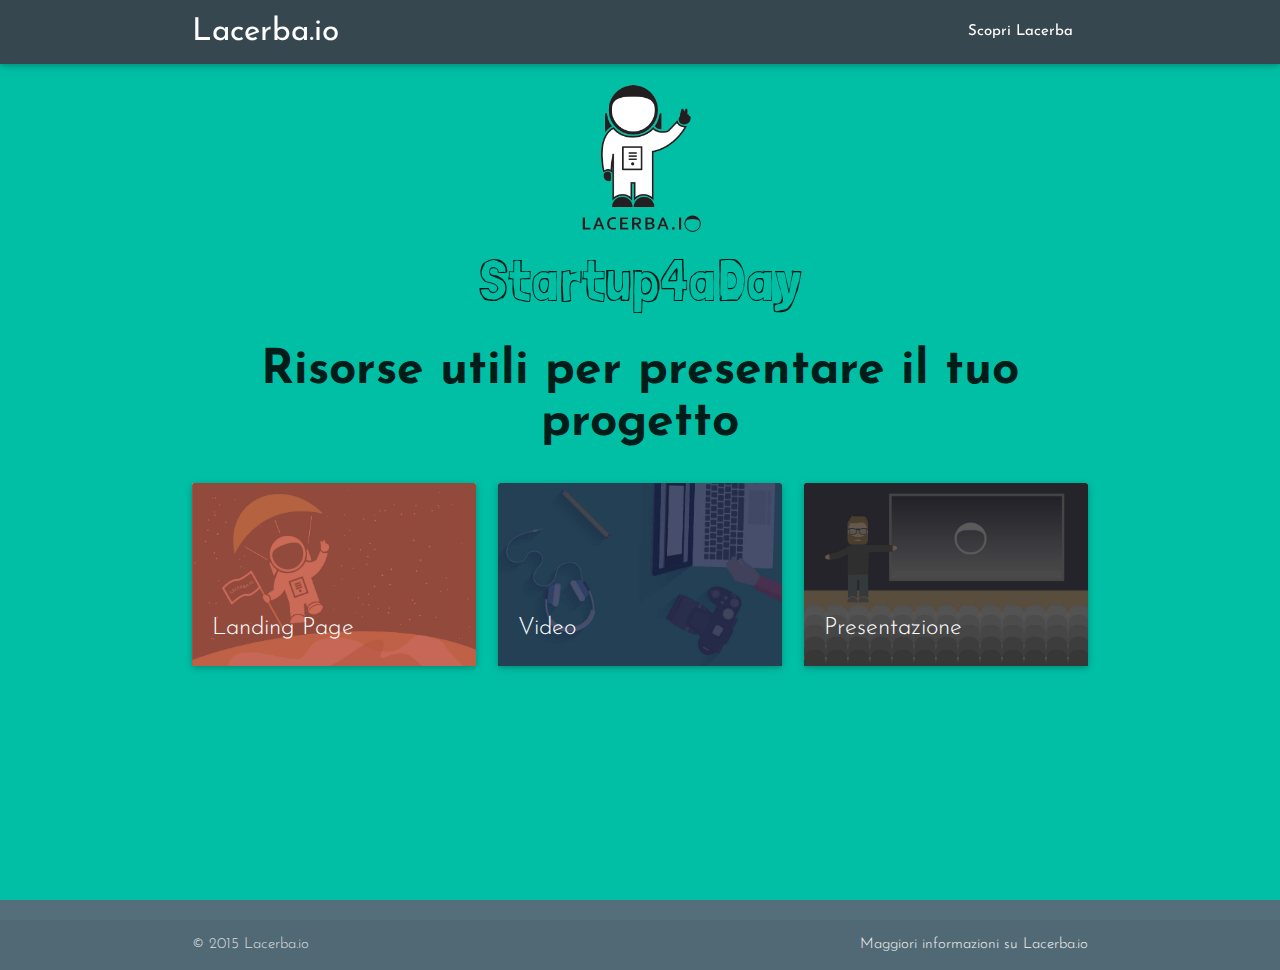
<file: index.html>
<!DOCTYPE html>
<html lang="it">
<head>
  <meta http-equiv="Content-Type" content="text/html; charset=UTF-8"/>
  <meta name="viewport" content="width=device-width, initial-scale=1, maximum-scale=1.0"/>
  <title>Lacerba.io | Risorse Utili</title>
  <meta name="description" content="Risorse gratuite per StartUp">
  <link rel="shortcut icon" type="favicon.png" href="favicon.png"/>

  <!-- CSS  -->
  <link href="https://fonts.googleapis.com/icon?family=Material+Icons" rel="stylesheet">
  <link href="css/materialize.css" type="text/css" rel="stylesheet" media="screen,projection"/>
  <link href="css/style.css" type="text/css" rel="stylesheet" media="screen,projection"/>

  <link href='https://fonts.googleapis.com/css?family=Londrina+Sketch|Josefin+Sans:300,600' rel='stylesheet' type='text/css'>

  <script src="//load.sumome.com/" data-sumo-site-id="9c3fd105db36195fd46ea190b8857eae6b1bb081f3d7a0799f0ae11861b86529" async="async"></script>



    <meta property="og:url" content="http://risorse.lacerba.io" /> 
    <meta property="og:title" content="Risorse gratuite per StartUp" /> 
    <meta property="og:image" content="http://risorse.lacerba.io/risorse.jpg" /> 
    <meta property="og:description" content="Lacerba.io ha selezionato le migliori risorse gratuite per presentare la propria idea di StartUp" />

</head>
<body>

<div class="body-back">

<div class="navbar-fixed">
  <nav class="blue-grey darken-3" role="navigation">
    <div class="nav-wrapper container"><a id="logo-container" href="http://www.lacerba.io" class="brand-logo" target="_blank">Lacerba.io</a>
      <ul class="right hide-on-med-and-down">
        <li><a href="http://www.lacerba.io">Scopri Lacerba</a></li>
      </ul>

      <ul id="nav-mobile" class="side-nav">
        <li><a href="http://www.lacerba.io">Scopri Lacerba</a></li>
      </ul>
      <a href="#" data-activates="nav-mobile" class="button-collapse"><i class="material-icons">menu</i></a>
    </div>
  </nav>
</div>


  <div class="container">
    <div class="main">
      <div class="col s12 center">
          <h3><img src="logo.png" class="logo-lacerba"></h3>
          <h3 class="logo-startup">Startup4aDay</h3>
      </div>
      <div class="col s12 center">
          <h1><b>Risorse utili per presentare il tuo progetto</b></h3>
      </div>
      <div class="row">
        <div class="col s12 m4">
          <div class="card hoverable">
            <a href="landing.html">
              <div class="card-image">
                <img src="landing.jpg">
                <span class="card-title">Landing Page</span>
              </div>
            </a>
          </div>
        </div>
        <div class="col s12 m4">
          <div class="card hoverable">
            <a href="video.html">
              <div class="card-image">
                <img src="video.jpg">
                <span class="card-title">Video</span>
              </div>
            </a>
          </div>
        </div>
        <div class="col s12 m4">
          <div class="card hoverable">
            <a href="pitch.html">
              <div class="card-image">
                <img src="pitching.jpg">
                <span class="card-title">Presentazione</span>
              </div>
            </a>
          </div>
        </div>
      </div>
    </div>
  </div>
</div>


<footer class="page-footer blue-grey darken-1">
  <div class="footer-copyright">
    <div class="container">
    © 2015 Lacerba.io
    <a class="grey-text text-lighten-4 right" href="http://lacerba.io">Maggiori informazioni su Lacerba.io</a>
    </div>
  </div>
</footer>






  <!--  Scripts-->
  <script src="https://code.jquery.com/jquery-2.1.1.min.js"></script>
  <script src="js/materialize.js"></script>
  <script src="js/init.js"></script>

<script>
  (function(i,s,o,g,r,a,m){i['GoogleAnalyticsObject']=r;i[r]=i[r]||function(){
  (i[r].q=i[r].q||[]).push(arguments)},i[r].l=1*new Date();a=s.createElement(o),
  m=s.getElementsByTagName(o)[0];a.async=1;a.src=g;m.parentNode.insertBefore(a,m)
  })(window,document,'script','//www.google-analytics.com/analytics.js','ga');

  ga('create', 'UA-62726748-4', 'auto');
  ga('send', 'pageview');

</script>

  </body>
</html>
</file>
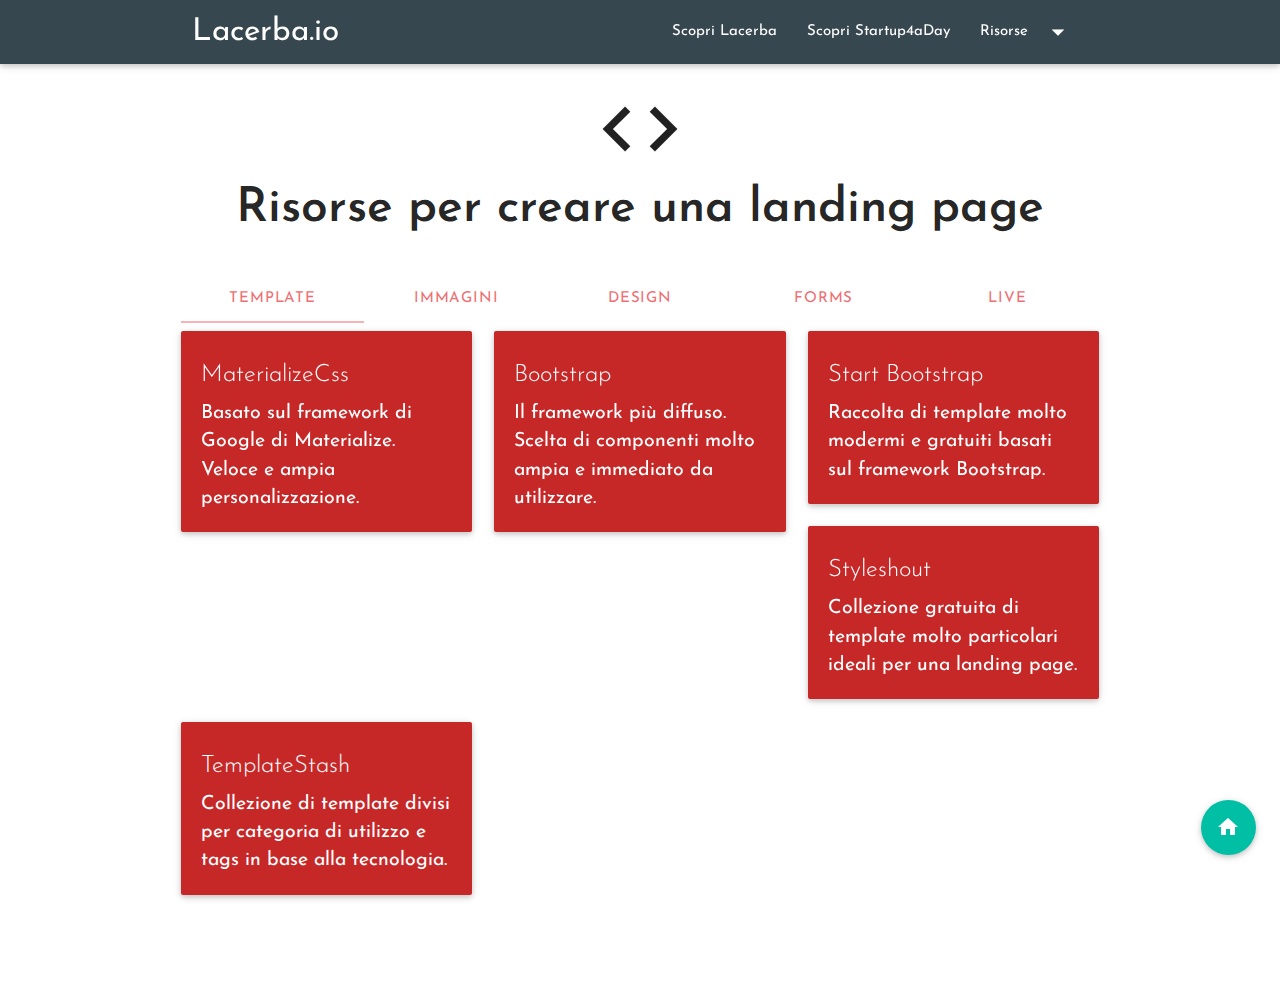
<file: landing.html>
<!DOCTYPE html>
<html lang="it">
<head>
  <meta http-equiv="Content-Type" content="text/html; charset=UTF-8"/>
  <meta name="viewport" content="width=device-width, initial-scale=1, maximum-scale=1.0"/>
  <title>Lacerba.io | Risorse Utili Landing Page</title>
  <meta name="description" content="Risorse gratuite per StartUp">
    <link rel="shortcut icon" type="favicon.png" href="favicon.png"/>



  <!-- CSS  -->
  <link href="https://fonts.googleapis.com/icon?family=Material+Icons" rel="stylesheet">
  <link href="css/materialize.css" type="text/css" rel="stylesheet" media="screen,projection"/>
  <link href="css/style.css" type="text/css" rel="stylesheet" media="screen,projection"/>

  <link href='https://fonts.googleapis.com/css?family=Londrina+Sketch|Josefin+Sans:300,600' rel='stylesheet' type='text/css'>

  <script src="//load.sumome.com/" data-sumo-site-id="9c3fd105db36195fd46ea190b8857eae6b1bb081f3d7a0799f0ae11861b86529" async="async"></script>

      <meta property="og:url" content="http://risorse.lacerba.io" /> 
    <meta property="og:title" content="Risorse gratuite per StartUp" /> 
    <meta property="og:image" content="http://risorse.lacerba.io/risorse.jpg" /> 
    <meta property="og:description" content="Lacerba.io ha selezionato le migliori risorse gratuite per presentare la propria idea di StartUp" />
</head>
<body>

<div class="navbar-fixed">
  <nav class="blue-grey darken-3" role="navigation">
    <div class="nav-wrapper container"><a id="logo-container" href="http://www.lacerba.io" class="brand-logo" target="_blank">Lacerba.io</a>
      <ul class="right hide-on-med-and-down">
        <li><a href="http://www.lacerba.io" target="_blank">Scopri Lacerba</a></li>
        <li><a href="https://www.facebook.com/events/923392264415336/" target="_blank">Scopri Startup4aDay</a></li>
        <li><a class="dropdown-button" href="#!" data-activates="dropdown1">Risorse<i class="material-icons right">arrow_drop_down</i></a></li>
      </ul>
      <ul id="dropdown1" class="dropdown-content">
        <li><a href="landing.html" class="red-text">Landing page</a></li>
        <li><a href="video.html">Video</a></li>
        <li><a href="pitch.html">Presentazione</a></li>
      </ul>

      <ul id="nav-mobile" class="side-nav">
        <li><a href="landing.html" class="red-text">Landing page</a></li>
        <li><a href="video.html">Video</a></li>
        <li><a href="pitch.html">Presentazione</a></li>
                <li class="divider"></li>
        <li><a href="http://www.lacerba.io">Scopri Lacerba</a></li>
        <li><a href="https://www.facebook.com/events/923392264415336/">Scopri Startup4aDay</a></li>
      </ul>
      <a href="#" data-activates="nav-mobile" class="button-collapse"><i class="material-icons">menu</i></a>
    </div>
  </nav>
</div>

  <div class="col s12 center">
    <i class="large material-icons header-icon">code</i>
    <h1 class="header-title">Risorse per creare una landing page</h1>
  </div>


  <div class="container">
    <div class="section">

      <!--   Icon Section   -->
      <div class="row">
          <div class="row">
            <div class="col s12">
              <ul class="tabs">
                <li class="tab col s2"><a href="#template">Template</a></li>
                <li class="tab col s2"><a href="#immagini">Immagini</a></li>
                <li class="tab col s2"><a href="#design">Design</a></li>
                <li class="tab col s2"><a href="#forms">Forms</a></li>
                <li class="tab col s2"><a href="#live">Live</a></li>
              </ul>
            </div>
            <div id="template" class="col s12">
              <div class="row">
                <div class="col s12 m4">
                  <div class="card red darken-3 hoverable">
                    <a href="http://materializecss.com/getting-started.html" target="_blank">
                      <div class="card-content white-text">
                        <span class="card-title">MaterializeCss</span>
                        <p>Basato sul framework di Google di Materialize. Veloce e ampia personalizzazione.</p>
                      </div>
                    </a>
                  </div>
                </div>
                <div class="col s12 m4">
                  <div class="card red darken-3 hoverable">
                    <a href="http://getbootstrap.com/getting-started/#examples" target="_blank">
                      <div class="card-content white-text">
                        <span class="card-title">Bootstrap</span>
                        <p>Il framework più diffuso. Scelta di componenti molto ampia e immediato da utilizzare.</p>
                      </div>
                    </a>
                  </div>
                </div>
                <div class="col s12 m4">
                  <div class="card red darken-3 hoverable">
                    <a href="http://startbootstrap.com/" target="_blank">
                      <div class="card-content white-text">
                        <span class="card-title">Start Bootstrap</span>
                        <p>Raccolta di template molto modermi e gratuiti basati sul framework Bootstrap.</p>
                      </div>
                    </a>
                  </div>
                </div>
                <div class="col s12 m4">
                  <div class="card red darken-3 hoverable">
                    <a href="http://www.styleshout.com/" target="_blank">
                      <div class="card-content white-text">
                        <span class="card-title">Styleshout</span>
                        <p>Collezione gratuita di template molto particolari ideali per una landing page.</p>
                      </div>
                    </a>
                  </div>
                </div>
                <div class="col s12 m4">
                  <div class="card red darken-3 hoverable">
                    <a href="http://www.templatestash.com/c/landing-pages" target="_blank">
                      <div class="card-content white-text">
                        <span class="card-title">TemplateStash</span>
                        <p>Collezione di template divisi per categoria di utilizzo e tags in base alla tecnologia.</p>
                      </div>
                    </a>
                  </div>
                </div>
              </div>
            </div>


            <div id="immagini" class="col s12">
              <div class="row">
                <div class="col s12 m4">
                  <div class="card blue-grey darken-1 hoverable">
                    <a href="https://unsplash.com/" target="_blank">
                      <div class="card-content white-text">
                        <span class="card-title">Unsplash</span>
                        <p>Foto gratuite ad alta risoluzione, soprattutto paesaggi. Dotato di barra di ricerca.</p>
                      </div>
                    </a>
                  </div>
                </div>
                <div class="col s12 m4">
                  <div class="card blue-grey darken-1 hoverable">
                    <a href="https://stocksnap.io/" target="_blank">
                      <div class="card-content white-text">
                        <span class="card-title">StockSnap</span>
                        <p>Ampia raccolta di foto gratuite catalogate attraverso un sistema dettagliato di filtri.</p>
                      </div>
                    </a>
                  </div>
                </div>
                <div class="col s12 m4">
                  <div class="card blue-grey darken-1 hoverable">
                    <a href="http://negativespace.co/" target="_blank">
                      <div class="card-content white-text">
                        <span class="card-title">NegativeSpace</span>
                        <p>Foto senza copyright con spazio sufficiente per sovrapporre del testo. Barra di ricerca integrata.</p>
                      </div>
                    </a>
                  </div>
                </div>
                <div class="col s12 m4">
                  <div class="card blue-grey darken-1 hoverable">
                    <a href="https://picjumbo.com/" target="_blank">
                      <div class="card-content white-text">
                        <span class="card-title">Pic Jumbo</span>
                        <p>Foto gratuite con inquadrature particolari. Dotato di barra di ricerca.</p>
                      </div>
                    </a>
                  </div>
                </div>
                <div class="col s12 m4">
                  <div class="card blue-grey darken-1 hoverable">
                    <a href="http://gratisography.com/" target="_blank">
                      <div class="card-content white-text">
                        <span class="card-title">Gratisography</span>
                        <p>Foto ironiche e grottesche senza copyright. Suddivise in categorie.</p>
                      </div>
                    </a>
                  </div>
                </div>
                <div class="col s12 m4">
                  <div class="card blue-grey darken-1 hoverable">
                    <a href="http://photos.polarfox.com/" target="_blank">
                      <div class="card-content white-text">
                        <span class="card-title">Polarfox photos</span>
                        <p>Immagini di alta qualità distribuite in Creative Commons. Ricerca tramite tag.</p>
                      </div>
                    </a>
                  </div>
                </div>
              </div>
            </div>


            <div id="design" class="col s12">
              <div class="row">
                <div class="col s12 m4">
                  <div class="card teal darken-1 hoverable">
                    <a href="https://www.google.com/design/icons/" target="_blank">
                      <div class="card-content white-text">
                        <span class="card-title">Google Materialize Icons</span>
                        <p>Archivio di icone di Google integrata con Materialize.</p>
                      </div>
                    </a>
                  </div>
                </div>
                <div class="col s12 m4">
                  <div class="card teal darken-1 hoverable">
                    <a href="https://fortawesome.github.io/Font-Awesome/" target="_blank">
                      <div class="card-content white-text">
                        <span class="card-title">FontAwesome</span>
                        <p>Archivio molto diffuso di icone e risorse css di facile utilizzo.</p>
                      </div>
                    </a>
                  </div>
                </div>
                <div class="col s12 m4">
                  <div class="card teal darken-1 hoverable">
                    <a href="http://www.flaticon.com/" target="_blank">
                      <div class="card-content white-text">
                        <span class="card-title">FlatIcon</span>
                        <p>Database amplissimo, ma meno semplice da integrare.</p>
                      </div>
                    </a>
                  </div>
                </div>
                <div class="col s12 m4">
                  <div class="card teal darken-1 hoverable">
                    <a href="https://www.google.com/fonts" target="_blank">
                      <div class="card-content white-text">
                        <span class="card-title">Google Fonts</span>
                        <p>Archivio ufficiale di font di Google, per sito e sistema operativo.</p>
                      </div>
                    </a>
                  </div>
                </div>
                <div class="col s12 m4">
                  <div class="card teal darken-1 hoverable">
                    <a href="http://www.fontsquirrel.com/" target="_blank">
                      <div class="card-content white-text">
                        <span class="card-title">Fontsquirrel</span>
                        <p>Moltissimi tipi di font ben filtrati. Attenzione: non tutti sono gratis.</p>
                      </div>
                    </a>
                  </div>
                </div>
                <div class="col s12 m4">
                  <div class="card teal darken-1 hoverable">
                    <a href="https://coolors.co/" target="_blank">
                      <div class="card-content white-text">
                        <span class="card-title">Coolors</span>
                        <p>Generatore automatico di palette di colori. Ideale partendo da un colore predefinito.</p>
                      </div>
                    </a>
                  </div>
                </div>
                <div class="col s12 m4">
                  <div class="card teal darken-1 hoverable">
                    <a href="https://www.canva.com/" target="_blank">
                      <div class="card-content white-text">
                        <span class="card-title">Canva</span>
                        <p>Creazione di contenuti grafici con sistema drag and drop.</p>
                      </div>
                    </a>
                  </div>
                </div>
              </div>
            </div>


            <div id="forms" class="col s12">
              <div class="row">
                <div class="col s12 m4">
                  <div class="card yellow darken-3 hoverable">
                    <a href="http://mailchimp.com/" target="_blank">
                      <div class="card-content white-text">
                        <span class="card-title">MailChimp</span>
                        <p>MAIL. Il miglior servizio per raccogliere ed inviare email e raccogliere campagne.</p>
                      </div>
                    </a>
                  </div>
                </div>
                <div class="col s12 m4">
                  <div class="card yellow darken-3 hoverable">
                    <a href="http://www.getresponse.com/" target="_blank">
                      <div class="card-content white-text">
                        <span class="card-title">GetResponse</span>
                        <p>MAIL. Semplice e immediato. Ideale per landing pages.</p>
                      </div>
                    </a>
                  </div>
                </div>
                <div class="col s12 m4">
                  <div class="card yellow darken-3 hoverable">
                    <a href="http://www.typeform.com/" target="_blank">
                      <div class="card-content white-text">
                        <span class="card-title">Typeform</span>
                        <p>FORM. Design molto curato e perfetto per essere integrato in un sito web.</p>
                      </div>
                    </a>
                  </div>
                </div>
                <div class="col s12 m4">
                  <div class="card yellow darken-3 hoverable">
                    <a href="http://www.wufoo.com/" target="_blank">
                      <div class="card-content white-text">
                        <span class="card-title">Wufoo</span>
                        <p>FORM. Intuitivo con un design molto semplice e tantissime funzionalità.</p>
                      </div>
                    </a>
                  </div>
                </div>
              </div>
            </div>


            <div id="live" class="col s12">
              <div class="row">
                <div class="col s12 m4">
                  <div class="card light-blue darken-3 hoverable">
                    <a href="https://sumome.com/" target="_blank">
                      <div class="card-content white-text">
                        <span class="card-title">SumoMe</span>
                        <p>SHARE / ANALYTICS. Ampia gamma di servizi di share, analytics, e raccota contatti.</p>
                      </div>
                    </a>
                  </div>
                </div>
                <div class="col s12 m4">
                  <div class="card light-blue darken-3 hoverable">
                    <a href="http://www.google.it/analytics/" target="_blank">
                      <div class="card-content white-text">
                        <span class="card-title">Google Analytics</span>
                        <p>ANALYTICS. Il servizio più diffuso. Molto potente e flessibile.</p>
                      </div>
                    </a>
                  </div>
                </div>
                <div class="col s12 m4">
                  <div class="card light-blue darken-3 hoverable">
                    <a href="https://www.crazyegg.com" target="_blank">
                      <div class="card-content white-text">
                        <span class="card-title">CrazyEgg</span>
                        <p>ANALYTICS. Ottimo per tracciare dove un'utente clicca nella pagina.</p>
                      </div>
                    </a>
                  </div>
                </div>
                <div class="col s12 m4">
                  <div class="card light-blue darken-3 hoverable">
                    <a href="https://www.namecheap.com/" target="_blank">
                      <div class="card-content white-text">
                        <span class="card-title">NameCheap</span>
                        <p>DOMINIO. Economico e con ottime guide per utlizzarlo al meglio.</p>
                      </div>
                    </a>
                  </div>
                </div>
                <div class="col s12 m4">
                  <div class="card light-blue darken-3 hoverable">
                    <a href="https://www.godaddy.com/" target="_blank">
                      <div class="card-content white-text">
                        <span class="card-title">GoDaddy</span>
                        <p>DOMINIO. Il servizio più diffuso. Vasta molto ampia di domini.</p>
                      </div>
                    </a>
                  </div>
                </div>
                <div class="col s12 m4">
                  <div class="card light-blue darken-3 hoverable">
                    <a href="https://github.com/" target="_blank">
                      <div class="card-content white-text">
                        <span class="card-title">GitHub</span>
                        <p>HOST. Gratis per andare online velocemente. Ottima community.</p>
                      </div>
                    </a>
                  </div>
                </div>
              </div>  
            </div>


          </div>
      </div>

  <div class="fixed-action-btn" style="bottom: 45px; right: 24px;">
    <a class="btn-floating btn-large teal accent-4" href="index.html">
      <i class="large material-icons">home</i>
    </a>
  </div>




  <!--  Scripts-->
  <script src="https://code.jquery.com/jquery-2.1.1.min.js"></script>
  <script src="js/materialize.js"></script>
  <script src="js/init.js"></script>

<script>
  (function(i,s,o,g,r,a,m){i['GoogleAnalyticsObject']=r;i[r]=i[r]||function(){
  (i[r].q=i[r].q||[]).push(arguments)},i[r].l=1*new Date();a=s.createElement(o),
  m=s.getElementsByTagName(o)[0];a.async=1;a.src=g;m.parentNode.insertBefore(a,m)
  })(window,document,'script','//www.google-analytics.com/analytics.js','ga');

  ga('create', 'UA-62726748-4', 'auto');
  ga('send', 'pageview');

</script>

  </body>
</html>
</file>
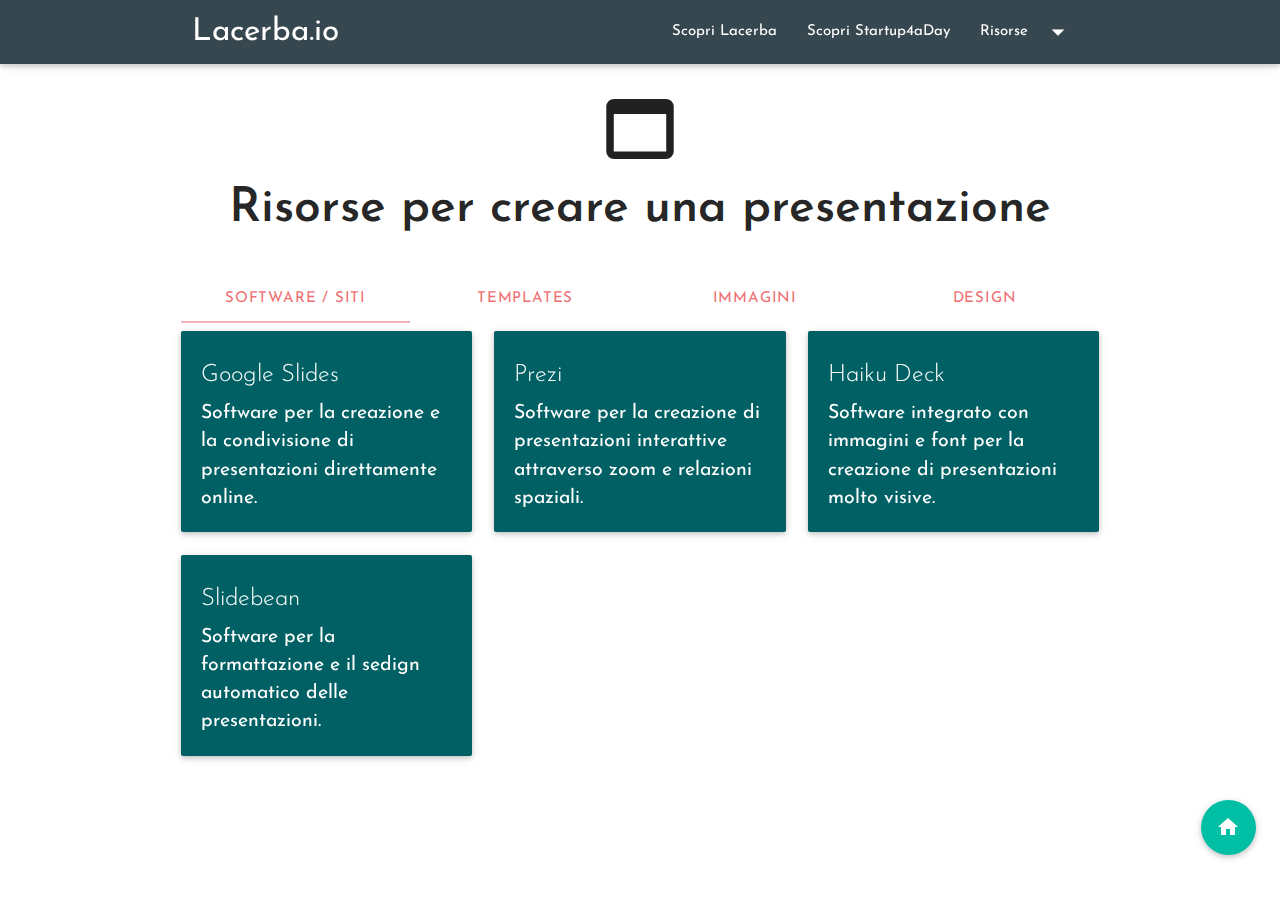
<file: pitch.html>
<!DOCTYPE html>
<html lang="it">
<head>
  <meta http-equiv="Content-Type" content="text/html; charset=UTF-8"/>
  <meta name="viewport" content="width=device-width, initial-scale=1, maximum-scale=1.0"/>
  <title>Lacerba.io | Risorse Utili Presentazione</title>
  <meta name="description" content="Risorse gratuite per StartUp">
    <link rel="shortcut icon" type="favicon.png" href="favicon.png"/>



  <!-- CSS  -->
  <link href="https://fonts.googleapis.com/icon?family=Material+Icons" rel="stylesheet">
  <link href="css/materialize.css" type="text/css" rel="stylesheet" media="screen,projection"/>
  <link href="css/style.css" type="text/css" rel="stylesheet" media="screen,projection"/>

  <link href='https://fonts.googleapis.com/css?family=Londrina+Sketch|Josefin+Sans:300,600' rel='stylesheet' type='text/css'>

  <script src="//load.sumome.com/" data-sumo-site-id="9c3fd105db36195fd46ea190b8857eae6b1bb081f3d7a0799f0ae11861b86529" async="async"></script>

      <meta property="og:url" content="http://risorse.lacerba.io" /> 
    <meta property="og:title" content="Risorse gratuite per StartUp" /> 
    <meta property="og:image" content="http://risorse.lacerba.io/risorse.jpg" /> 
    <meta property="og:description" content="Lacerba.io ha selezionato le migliori risorse gratuite per presentare la propria idea di StartUp" />
</head>
<body>

<div class="navbar-fixed">
  <nav class="blue-grey darken-3" role="navigation">
    <div class="nav-wrapper container"><a id="logo-container" href="http://www.lacerba.io" class="brand-logo" target="_blank">Lacerba.io</a>
      <ul class="right hide-on-med-and-down">
        <li><a href="http://www.lacerba.io" target="_blank">Scopri Lacerba</a></li>
        <li><a href="https://www.facebook.com/events/923392264415336/" target="_blank">Scopri Startup4aDay</a></li>
        <li><a class="dropdown-button" href="#!" data-activates="dropdown1">Risorse<i class="material-icons right">arrow_drop_down</i></a></li>
      </ul>
      <ul id="dropdown1" class="dropdown-content">
        <li><a href="landing.html">Landing page</a></li>
        <li><a href="video.html">Video</a></li>
        <li><a href="pitch.html" class="red-text">Presentazione</a></li>
      </ul>

      <ul id="nav-mobile" class="side-nav">
        <li><a href="landing.html">Landing page</a></li>
        <li><a href="video.html">Video</a></li>
        <li><a href="pitch.html" class="red-text">Presentazione</a></li>
                <li class="divider"></li>
        <li><a href="http://www.lacerba.io">Scopri Lacerba</a></li>
        <li><a href="https://www.facebook.com/events/923392264415336/">Scopri Startup4aDay</a></li>
      </ul>
      <a href="#" data-activates="nav-mobile" class="button-collapse"><i class="material-icons">menu</i></a>
    </div>
  </nav>
</div>

  <div class="col s12 center">
    <i class="large material-icons header-icon">web_asset</i>
    <h1 class="header-title">Risorse per creare una presentazione</h1>
  </div>


  <div class="container">
    <div class="section">

      <!--   Icon Section   -->
      <div class="row">
          <div class="row">
            <div class="col s12">
              <ul class="tabs">
                <li class="tab col s2"><a href="#software">Software / siti</a></li>
                <li class="tab col s2"><a href="#template">Templates</a></li>
                <li class="tab col s2"><a href="#immagini">Immagini</a></li>
                <li class="tab col s2"><a href="#design">Design</a></li>
              </ul>
            </div>
            <div id="software" class="col s12">
              <div class="row">
                <div class="col s12 m4">
                  <div class="card cyan darken-4 hoverable">
                    <a href="https://docs.google.com/presentation/u/0/" target="_blank">
                      <div class="card-content white-text">
                        <span class="card-title">Google Slides</span>
                        <p>Software per la creazione e la condivisione di presentazioni direttamente online.</p>
                      </div>
                    </a>
                  </div>
                </div>
                <div class="col s12 m4">
                  <div class="card cyan darken-4 hoverable">
                    <a href="https://prezi.com/" target="_blank">
                      <div class="card-content white-text">
                        <span class="card-title">Prezi</span>
                        <p>Software per la creazione di presentazioni interattive attraverso zoom e relazioni spaziali.</p>
                      </div>
                    </a>
                  </div>
                </div>
                <div class="col s12 m4">
                  <div class="card cyan darken-4 hoverable">
                    <a href="https://www.haikudeck.com/" target="_blank">
                      <div class="card-content white-text">
                        <span class="card-title">Haiku Deck</span>
                        <p>Software integrato con immagini e font per la creazione di presentazioni molto visive.</p>
                      </div>
                    </a>
                  </div>
                </div><div class="col s12 m4">
                  <div class="card cyan darken-4 hoverable">
                    <a href="https://slidebean.com/" target="_blank">
                      <div class="card-content white-text">
                        <span class="card-title">Slidebean</span>
                        <p>Software per la formattazione e il sedign automatico delle presentazioni.</p>
                      </div>
                    </a>
                  </div>
                </div>
              </div>
            </div>

            <div id="template" class="col s12">
              <div class="row">
                <div class="col s12 m4">
                  <div class="card red darken-2 hoverable">
                    <a href="http://www.slidescarnival.com/" target="_blank">
                      <div class="card-content white-text">
                        <span class="card-title">Slides carnival</span>
                        <p>Archivio di templates per presentazioni. Contiene una sezione specifica per startup.</p>
                      </div>
                    </a>
                  </div>
                </div>
                <div class="col s12 m4">
                  <div class="card red darken-2 hoverable">
                    <a href="https://docs.google.com/presentation/d/1a5FPgytqZ0mqOHuOQnFUwoPGsHqaVVfq2dIKE0AEdh8/edit?usp=sharing" target="_blank">
                      <div class="card-content white-text">
                        <span class="card-title">Lacerba.io</span>
                        <p>Esempio di template che abbiamo utilizzato per pitchare agli investitori.</p>
                      </div>
                    </a>
                  </div>
                </div>
              </div>
            </div>

            <div id="immagini" class="col s12">
              <div class="row">
                <div class="col s12 m4">
                  <div class="card  light-blue darken-2 hoverable">
                    <a href="https://unsplash.com/" target="_blank">
                      <div class="card-content white-text">
                        <span class="card-title">Unsplash</span>
                        <p>Foto gratuite ad alta risoluzione, soprattutto paesaggi. Dotato di barra di ricerca.</p>
                      </div>
                    </a>
                  </div>
                </div>
                <div class="col s12 m4">
                  <div class="card light-blue darken-2 hoverable">
                    <a href="https://stocksnap.io/" target="_blank">
                      <div class="card-content white-text">
                        <span class="card-title">StockSnap</span>
                        <p>Ampia raccolta di foto gratuite catalogate attraverso un sistema dettagliato di filtri.</p>
                      </div>
                    </a>
                  </div>
                </div>
                <div class="col s12 m4">
                  <div class="card light-blue darken-2 hoverable">
                    <a href="http://negativespace.co/" target="_blank">
                      <div class="card-content white-text">
                        <span class="card-title">NegativeSpace</span>
                        <p>Foto senza copyright con spazio sufficiente per sovrapporre del testo. Barra di ricerca integrata.</p>
                      </div>
                    </a>
                  </div>
                </div>
                <div class="col s12 m4">
                  <div class="card light-blue darken-2 hoverable">
                    <a href="https://picjumbo.com/" target="_blank">
                      <div class="card-content white-text">
                        <span class="card-title">Pic Jumbo</span>
                        <p>Foto gratuite con inquadrature particolari. Dotato di barra di ricerca.</p>
                      </div>
                    </a>
                  </div>
                </div>
                <div class="col s12 m4">
                  <div class="card light-blue darken-2 hoverable">
                    <a href="http://gratisography.com/" target="_blank">
                      <div class="card-content white-text">
                        <span class="card-title">Gratisography</span>
                        <p>Foto ironiche e grottesche senza copyright. Suddivise in categorie.</p>
                      </div>
                    </a>
                  </div>
                </div>
                <div class="col s12 m4">
                  <div class="card light-blue darken-2 hoverable">
                    <a href="http://photos.polarfox.com/" target="_blank">
                      <div class="card-content white-text">
                        <span class="card-title">Polarfox photos</span>
                        <p>Immagini di alta qualità distribuite in Creative Commons. Ricerca tramite tag.</p>
                      </div>
                    </a>
                  </div>
                </div>
              </div>
            </div>


            <div id="design" class="col s12">
              <div class="row">
                <div class="col s12 m4">
                  <div class="card teal darken-1 hoverable">
                    <a href="https://www.google.com/design/icons/" target="_blank">
                      <div class="card-content white-text">
                        <span class="card-title">Google Materialize Icons</span>
                        <p>ICONE. Archivio di icone di Google integrata con Materialize.</p>
                      </div>
                    </a>
                  </div>
                </div>
                <div class="col s12 m4">
                  <div class="card teal darken-1 hoverable">
                    <a href="https://fortawesome.github.io/Font-Awesome/" target="_blank">
                      <div class="card-content white-text">
                        <span class="card-title">FontAwesome</span>
                        <p>ICONE. Archivio molto diffuso di icone e risorse css di facile utilizzo.</p>
                      </div>
                    </a>
                  </div>
                </div>
                <div class="col s12 m4">
                  <div class="card teal darken-1 hoverable">
                    <a href="http://www.flaticon.com/" target="_blank">
                      <div class="card-content white-text">
                        <span class="card-title">FlatIcon</span>
                        <p>ICONE. Database amplissimo, ma meno semplice da integrare.</p>
                      </div>
                    </a>
                  </div>
                </div>
                <div class="col s12 m4">
                  <div class="card teal darken-1 hoverable">
                    <a href="https://www.google.com/fonts" target="_blank">
                      <div class="card-content white-text">
                        <span class="card-title">Google Fonts</span>
                        <p>FONT. Archivio ufficiale di font di Google, per sito e sistema operativo.</p>
                      </div>
                    </a>
                  </div>
                </div>
                <div class="col s12 m4">
                  <div class="card teal darken-1 hoverable">
                    <a href="http://www.fontsquirrel.com/" target="_blank">
                      <div class="card-content white-text">
                        <span class="card-title">Fontsquirrel</span>
                        <p>FONT. Moltissimi tipi di font ben filtrati. Attenzione: non tutti sono gratis.</p>
                      </div>
                    </a>
                  </div>
                </div>
                <div class="col s12 m4">
                  <div class="card teal darken-1 hoverable">
                    <a href="https://coolors.co/" target="_blank">
                      <div class="card-content white-text">
                        <span class="card-title">Coolors</span>
                        <p>PALETTE. Generatore automatico di palette di colori. Ideale partendo da un colore predefinito.</p>
                      </div>
                    </a>
                  </div>
                </div>
                <div class="col s12 m4">
                  <div class="card teal darken-1 hoverable">
                    <a href="https://www.canva.com/" target="_blank">
                      <div class="card-content white-text">
                        <span class="card-title">Canva</span>
                        <p>GRAPHIC. Creazione di contenuti grafici con sistema drag and drop.</p>
                      </div>
                    </a>
                  </div>
                </div>
                <div class="col s12 m4">
                  <div class="card teal darken-1 hoverable">
                    <a href="http://piktochart.com/piktochart-infographics/" target="_blank">
                      <div class="card-content white-text">
                        <span class="card-title">Piktochart</span>
                        <p>INFOGRAFICHE. Creazione di infografiche tramite sistema di drag and drop.</p>
                      </div>
                    </a>
                  </div>
                </div>
              </div>
            </div>


          </div>
      </div>
  </div>

    <div class="fixed-action-btn" style="bottom: 45px; right: 24px;">
    <a class="btn-floating btn-large teal accent-4" href="index.html">
      <i class="large material-icons">home</i>
    </a>
  </div>



  <!--  Scripts-->
  <script src="https://code.jquery.com/jquery-2.1.1.min.js"></script>
  <script src="js/materialize.js"></script>
  <script src="js/init.js"></script>

<script>
  (function(i,s,o,g,r,a,m){i['GoogleAnalyticsObject']=r;i[r]=i[r]||function(){
  (i[r].q=i[r].q||[]).push(arguments)},i[r].l=1*new Date();a=s.createElement(o),
  m=s.getElementsByTagName(o)[0];a.async=1;a.src=g;m.parentNode.insertBefore(a,m)
  })(window,document,'script','//www.google-analytics.com/analytics.js','ga');

  ga('create', 'UA-62726748-4', 'auto');
  ga('send', 'pageview');

</script>

  </body>
</html>
</file>
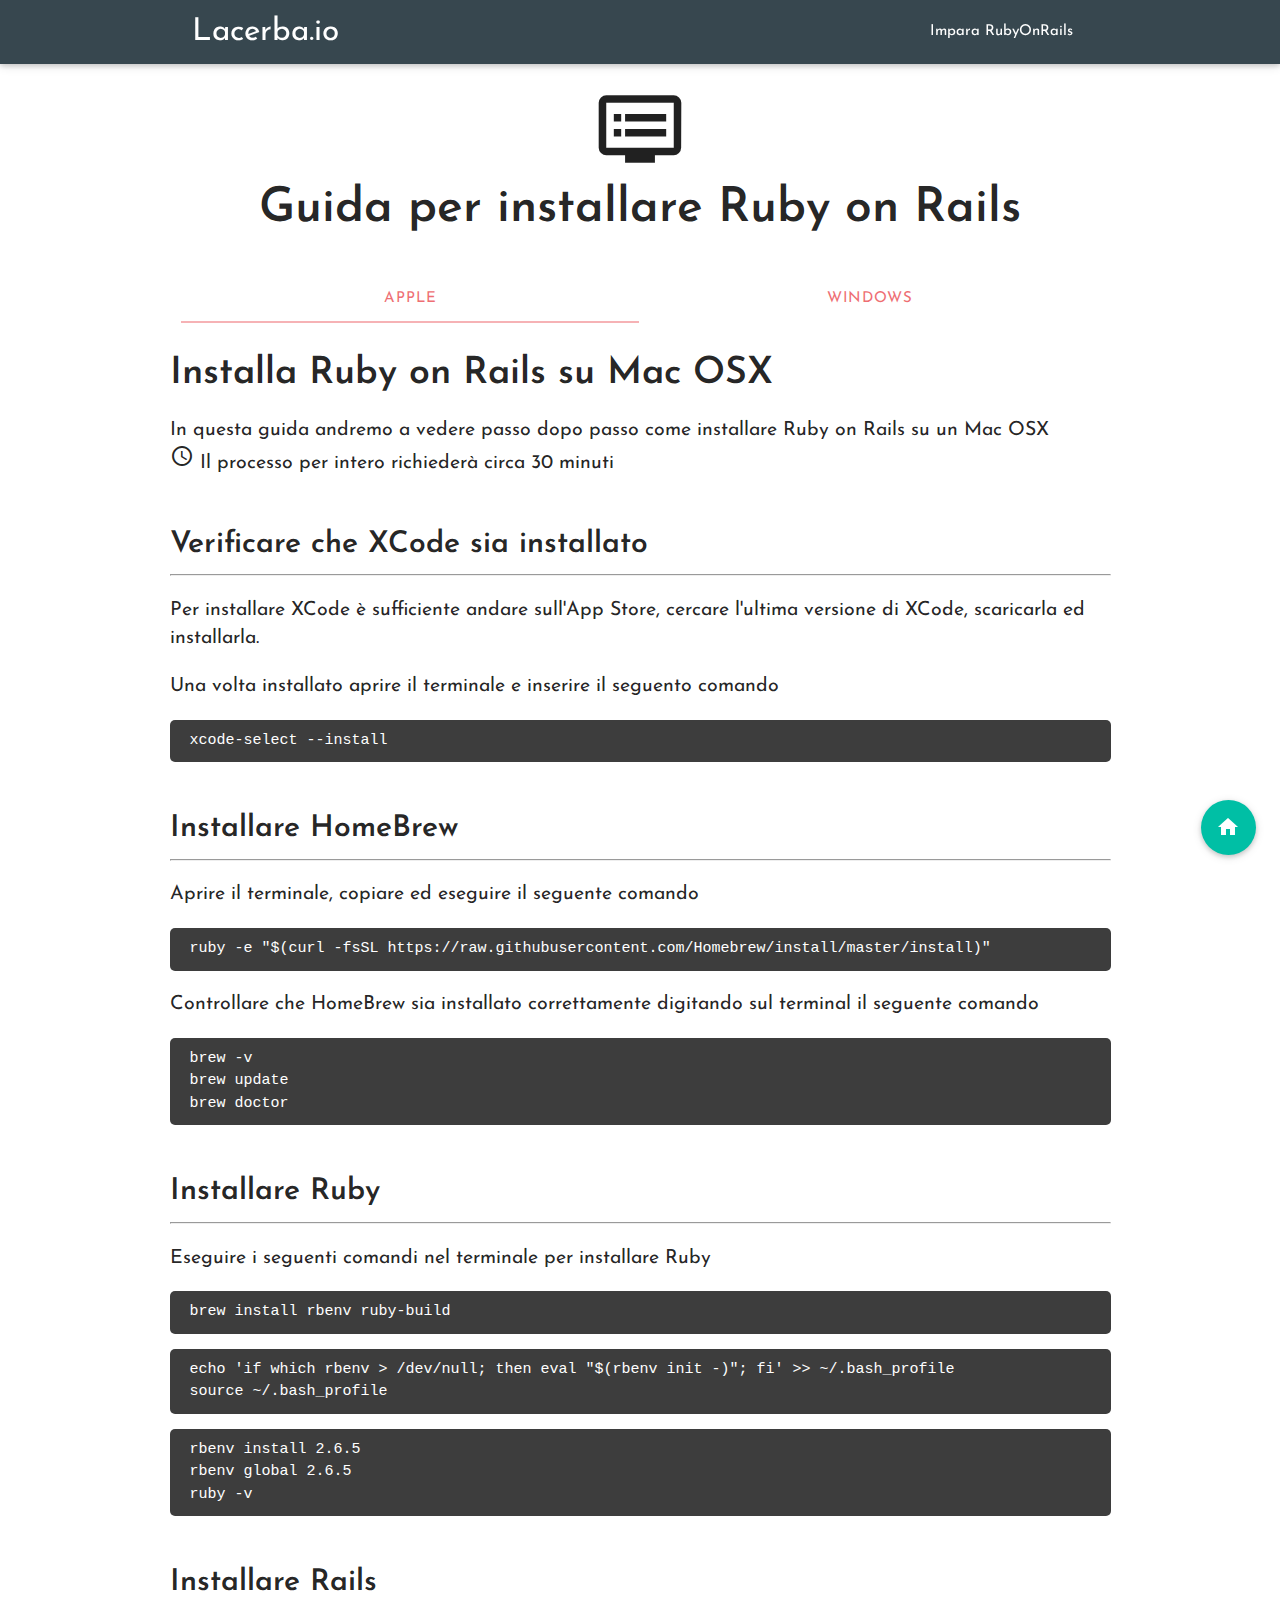
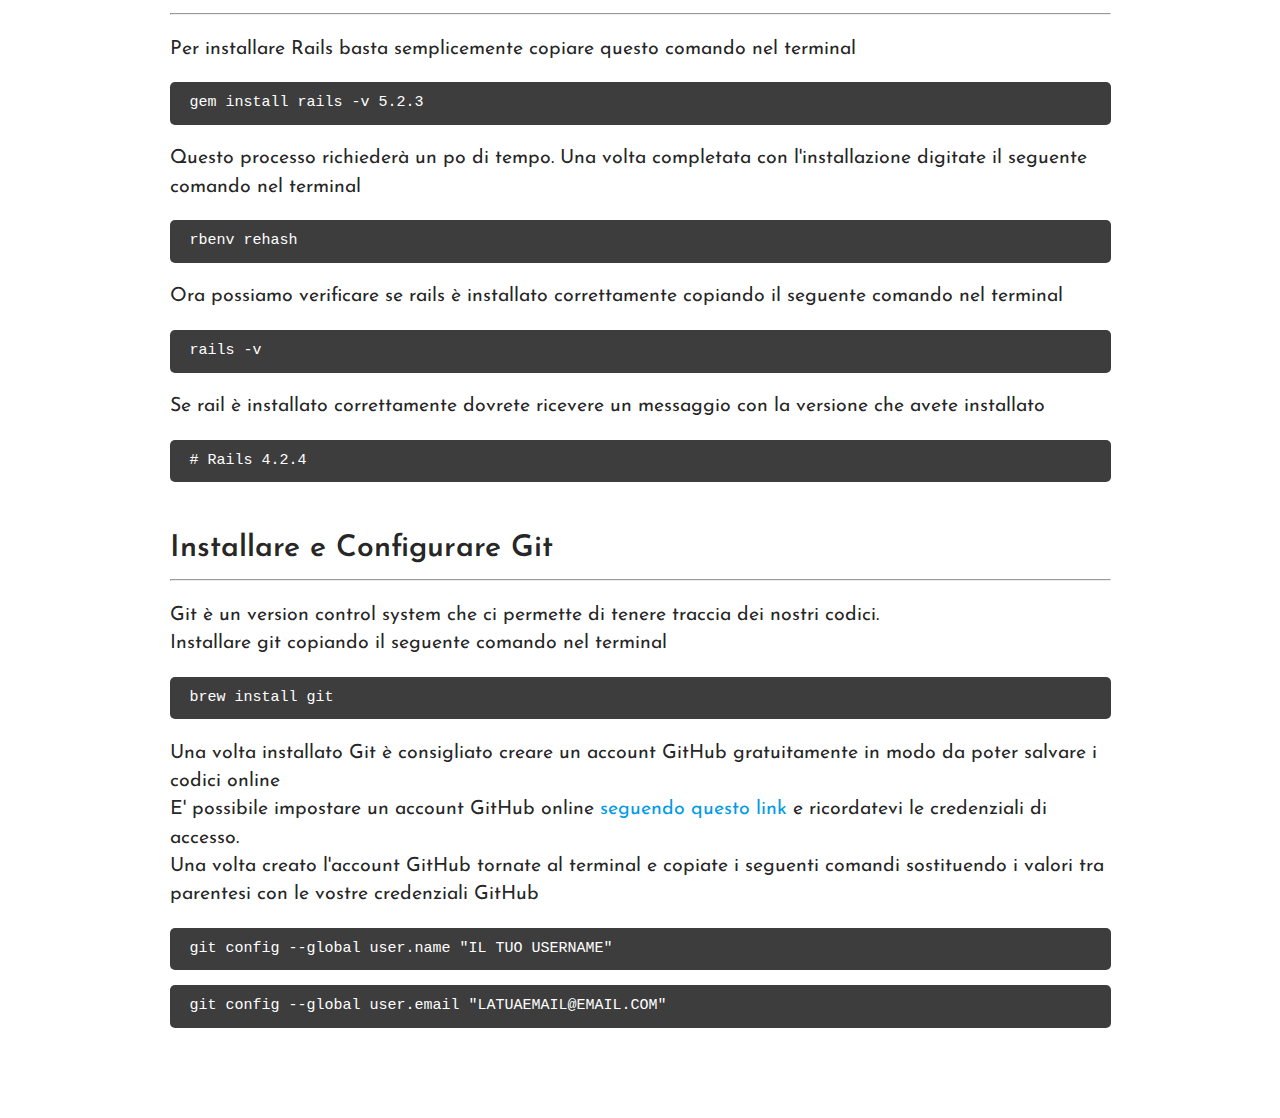
<file: rubyonrails.html>
<!DOCTYPE html>
<html lang="it">
<head>
  <meta http-equiv="Content-Type" content="text/html; charset=UTF-8"/>
  <meta name="viewport" content="width=device-width, initial-scale=1, maximum-scale=1.0"/>
  <title>Lacerba.io | Installare Ruby on Rails</title>
  <meta name="description" content="Guida per installare ruby on rails">
    <link rel="shortcut icon" type="favicon.png" href="favicon.png"/>



  <!-- CSS  -->
  <link href="https://fonts.googleapis.com/icon?family=Material+Icons" rel="stylesheet">
  <link href="css/materialize.css" type="text/css" rel="stylesheet" media="screen,projection"/>
  <link href="css/style.css" type="text/css" rel="stylesheet" media="screen,projection"/>

  <link href='https://fonts.googleapis.com/css?family=Londrina+Sketch|Josefin+Sans:300,600' rel='stylesheet' type='text/css'>

  <script src="//load.sumome.com/" data-sumo-site-id="9c3fd105db36195fd46ea190b8857eae6b1bb081f3d7a0799f0ae11861b86529" async="async"></script>

      <meta property="og:url" content="http://risorse.lacerba.io" /> 
    <meta property="og:title" content="Installa Ruby on Rails" /> 
    <meta property="og:image" content="http://risorse.lacerba.io/risorse.jpg" /> 
    <meta property="og:description" content="Guida per installare ruby on rails su Mac, Windows e Linux" />
</head>
<body>

<div class="navbar-fixed">
  <nav class="blue-grey darken-3" role="navigation">
    <div class="nav-wrapper container"><a id="logo-container" href="http://www.lacerba.io" class="brand-logo" target="_blank">Lacerba.io</a>
      <ul class="right hide-on-med-and-down">
        <li><a href="http://www.lacerba.io" target="_blank">Impara RubyOnRails</a></li>

      <ul id="nav-mobile" class="side-nav">
        <li><a href="http://www.lacerba.io">Impara RubyOnRails</a></li>
      </ul>
      <a href="#" data-activates="nav-mobile" class="button-collapse"><i class="material-icons">menu</i></a>
    </div>
  </nav>
</div>

  <div class="col s12 center">
    <i class="large material-icons header-icon">dvr</i>
    <h1 class="header-title">Guida per installare Ruby on Rails</h1>
  </div>


  <div class="container">
    <div class="section">

      <div class="row">
          <div class="row">
            <div class="col s12">
              <ul class="tabs">
                <li class="tab col s2"><a href="#apple">Apple</a></li>
                <li class="tab col s2"><a href="#windows">Windows</a></li>
                <!-- <li class="tab col s2"><a href="#ubuntu">Ubuntu</a></li>-->
              </ul>
            </div>

            <div id="apple" class="col s12">
              <div class="row">
                  <h2 class="sub-header">Installa Ruby on Rails su Mac OSX</h2>
                  <p>In questa guida andremo a vedere passo dopo passo come installare Ruby on Rails su un Mac OSX
                    <br>
                  <i class="material-icons">access_time</i> Il processo per intero richiederà circa 30 minuti</p>
                  
                  <h4 class="sub-title">Verificare che XCode sia installato</h4>
                  <hr>
                  <p>Per installare XCode è sufficiente andare sull'App Store, cercare l'ultima versione di XCode, scaricarla ed installarla.</p>
                  <p>Una volta installato aprire il terminale e inserire il seguento comando</p>

                  <pre><code>xcode-select --install</code></pre>

                  <h4 class="sub-title">Installare HomeBrew</h4>
                  <hr>
                  <p>Aprire il terminale, copiare ed eseguire il seguente comando</p>
<pre><code>ruby -e "$(curl -fsSL https://raw.githubusercontent.com/Homebrew/install/master/install)"</code></pre>
                  <p>Controllare che HomeBrew sia installato correttamente digitando sul terminal il seguente comando</p>
<pre><code>brew -v
brew update
brew doctor
</code></pre>
                  <h4 class="sub-title">Installare Ruby</h4>
                  <hr>
                  <p>Eseguire i seguenti comandi nel terminale per installare Ruby</p>
<pre><code>brew install rbenv ruby-build</code></pre>

<pre><code>echo 'if which rbenv > /dev/null; then eval "$(rbenv init -)"; fi' >> ~/.bash_profile
source ~/.bash_profile</code></pre>

<pre><code>rbenv install 2.6.5
rbenv global 2.6.5
ruby -v</code></pre>

              <h4 class="sub-title">Installare Rails</h4>
              <hr>

              <p>Per installare Rails basta semplicemente copiare questo comando nel terminal</p>

<pre><code>gem install rails -v 5.2.3</code></pre>

              <p>Questo processo richiederà un po di tempo. Una volta completata con l'installazione digitate il seguente comando nel terminal</p>

<pre><code>rbenv rehash</code></pre>

              <p>Ora possiamo verificare se rails è installato correttamente copiando il seguente comando nel terminal</p>

<pre><code>rails -v</code></pre>
  
             <p>Se rail è installato correttamente dovrete ricevere un messaggio con la versione che avete installato</p>

<pre><code># Rails 4.2.4</code></pre>

                  <h4 class="sub-title">Installare e Configurare Git</h4>
                  <hr>
                  <p>Git è un version control system che ci permette di tenere traccia dei nostri codici.<br>
                  Installare git copiando il seguente comando nel terminal</p>

<pre><code>brew install git </code></pre>

                  <p>Una volta installato Git è consigliato creare un account GitHub gratuitamente in modo da poter salvare i codici online<br>
                  E' possibile impostare un account GitHub online <a href="http://github.com" target="_blank">seguendo questo link</a> e ricordatevi le credenziali di accesso.<br>
                  Una volta creato l'account GitHub tornate al terminal e copiate i seguenti comandi sostituendo i valori tra parentesi con le vostre credenziali GitHub</p>

<pre><code>git config --global user.name "IL TUO USERNAME"</code></pre>
<pre><code>git config --global user.email "LATUAEMAIL@EMAIL.COM"</code></pre>


              </div>
            </div>

            <div id="windows" class="col s12">
              <div class="row">
                <div class="col l12">
                  <h2 class="sub-header">Installa Ruby on Rails su Windows</h2>
                  <p>In questa guida andremo a vedere passo dopo passo come installare Ruby on Rails su un PC Windows</p>
                  <br>
                  <h4 class="sub-title">Installare RailsInstaller</h4>
                  <hr>
                  <p>Andare sul sito <a href="http://www.railsinstaller.org/" target="_blank">Railsinstaller.org</a> e scaricare ruby 2.1 disponibile per Windows.<br>
                    Una volta installato procedere con l'installazione</p>
                  <br>
                  <h4 class="sub-title">Aprire il terminale</h4>
                  <hr>
                  <p>Con l'installazione di RailsInstaller è stato creato un terminale che si chiama Git Bash.<br>
                    Aprirlo cercando Git Bash su start oppure andando sulla cartella creata di RailsInstaller</p>
                  <br>
                  <h4 class="sub-title">Aggiornare le RubyGem</h4>
                  <hr>
                  <p>Aprire Git Bash e inserire il seguente comando e poi premere INVIO</p>

<pre><code>curl http://installrails.com/update_rubygems.rb | ruby</code></pre>

                  <p>Ora l'installazione di Ruby on Rails è completata</p>
                  <br>
                </div> 
              </div>
            </div>

            <!-- 
            <div id="ubuntu" class="col s12">
              <div class="row">
                <div class="col s12 m4">
                  <div class="card teal darken-1 hoverable">
                    <a href="http://www.bbsoftware.co.uk/BBFlashBack_FreePlayer.aspx" target="_blank">
                      <div class="card-content white-text">
                        <span class="card-title">BBsoftware</span>
                        <p>WINDOWS. Permette di registrare anche la webcam in contemporanea allo schermo.</p>
                      </div>
                    </a>
                  </div>
                </div>
                <div class="col s12 m4">
                  <div class="card teal darken-1 hoverable">
                    <a href="http://camstudio.org/" target="_blank">
                      <div class="card-content white-text">
                        <span class="card-title">CamStudio</span>
                        <p>WINDOWS. Diverse opzioni di registrazione: annotazioni, audio e pezzi di schermo.</p>
                      </div>
                    </a>
                  </div>
                </div>
                <div class="col s12 m4">
                  <div class="card teal darken-1 hoverable">
                    <a href="https://www.techsmith.com/jing.html" target="_blank">
                      <div class="card-content white-text">
                        <span class="card-title">Jing</span>
                        <p>MAC. Permtte di registrare anche l'audio e fare post-editing dell'immagine.</p>
                      </div>
                    </a>
                  </div>
                </div>
                <div class="col s12 m4">
                  <div class="card teal darken-1 hoverable">
                    <a href="https://support.apple.com/it-it/HT201066" target="_blank">
                      <div class="card-content white-text">
                        <span class="card-title">QuickTime</span>
                        <p>MAC. Servizio già integrato, ma non permette di registrare audio e video contemporaneamente.</p>
                      </div>
                    </a>
                  </div>
                </div>
              </div>
            </div> -->
          </div>
      </div>
  </div>

    <div class="fixed-action-btn" style="bottom: 45px; right: 24px;">
    <a class="btn-floating btn-large teal accent-4" href="index.html">
      <i class="large material-icons">home</i>
    </a>
  </div>





  <!--  Scripts-->
  <script src="https://code.jquery.com/jquery-2.1.1.min.js"></script>
  <script src="js/materialize.js"></script>
  <script src="js/init.js"></script>

<script>
  (function(i,s,o,g,r,a,m){i['GoogleAnalyticsObject']=r;i[r]=i[r]||function(){
  (i[r].q=i[r].q||[]).push(arguments)},i[r].l=1*new Date();a=s.createElement(o),
  m=s.getElementsByTagName(o)[0];a.async=1;a.src=g;m.parentNode.insertBefore(a,m)
  })(window,document,'script','//www.google-analytics.com/analytics.js','ga');

  ga('create', 'UA-62726748-4', 'auto');
  ga('send', 'pageview');

</script>

  </body>
</html>
</file>
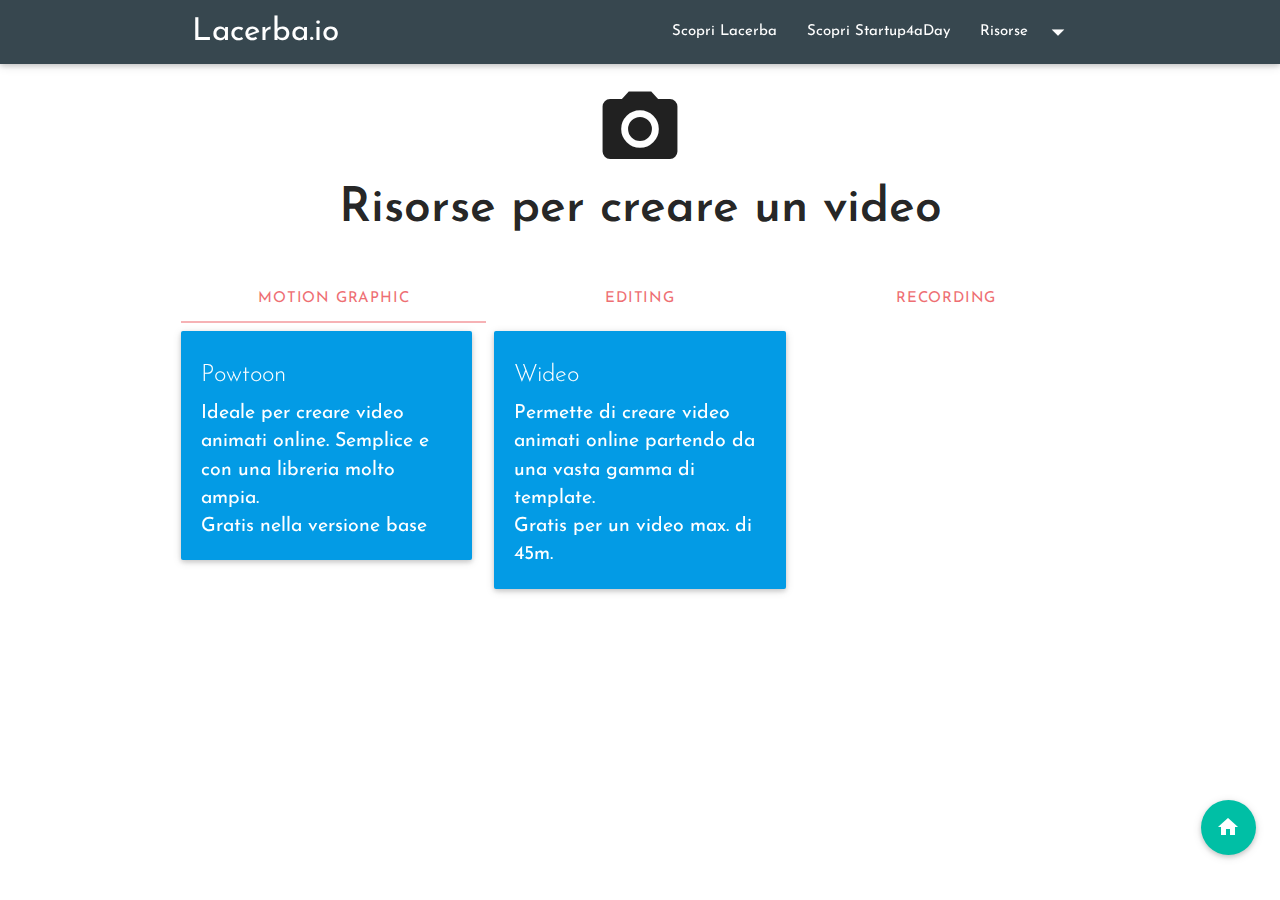
<file: video.html>
<!DOCTYPE html>
<html lang="it">
<head>
  <meta http-equiv="Content-Type" content="text/html; charset=UTF-8"/>
  <meta name="viewport" content="width=device-width, initial-scale=1, maximum-scale=1.0"/>
  <title>Lacerba.io | Risorse Utili Video</title>
  <meta name="description" content="Risorse gratuite per StartUp">
    <link rel="shortcut icon" type="favicon.png" href="favicon.png"/>



  <!-- CSS  -->
  <link href="https://fonts.googleapis.com/icon?family=Material+Icons" rel="stylesheet">
  <link href="css/materialize.css" type="text/css" rel="stylesheet" media="screen,projection"/>
  <link href="css/style.css" type="text/css" rel="stylesheet" media="screen,projection"/>

  <link href='https://fonts.googleapis.com/css?family=Londrina+Sketch|Josefin+Sans:300,600' rel='stylesheet' type='text/css'>

  <script src="//load.sumome.com/" data-sumo-site-id="9c3fd105db36195fd46ea190b8857eae6b1bb081f3d7a0799f0ae11861b86529" async="async"></script>

      <meta property="og:url" content="http://risorse.lacerba.io" /> 
    <meta property="og:title" content="Risorse gratuite per StartUp" /> 
    <meta property="og:image" content="http://risorse.lacerba.io/risorse.jpg" /> 
    <meta property="og:description" content="Lacerba.io ha selezionato le migliori risorse gratuite per presentare la propria idea di StartUp" />
</head>
<body>

<div class="navbar-fixed">
  <nav class="blue-grey darken-3" role="navigation">
    <div class="nav-wrapper container"><a id="logo-container" href="http://www.lacerba.io" class="brand-logo" target="_blank">Lacerba.io</a>
      <ul class="right hide-on-med-and-down">
        <li><a href="http://www.lacerba.io" target="_blank">Scopri Lacerba</a></li>
        <li><a href="https://www.facebook.com/events/923392264415336/" target="_blank">Scopri Startup4aDay</a></li>
        <li><a class="dropdown-button" href="#!" data-activates="dropdown1">Risorse<i class="material-icons right">arrow_drop_down</i></a></li>
      </ul>
      <ul id="dropdown1" class="dropdown-content">
        <li><a href="landing.html">Landing page</a></li>
        <li><a href="video.html" class="red-text">Video</a></li>
        <li><a href="pitch.html">Presentazione</a></li>
      </ul>

      <ul id="nav-mobile" class="side-nav">
        <li><a href="landing.html">Landing page</a></li>
        <li><a href="video.html" class="red-text">Video</a></li>
        <li><a href="pitch.html">Presentazione</a></li>
        <li class="divider"></li>
        <li><a href="http://www.lacerba.io">Scopri Lacerba</a></li>
        <li><a href="https://www.facebook.com/events/923392264415336/">Scopri Startup4aDay</a></li>
      </ul>
      <a href="#" data-activates="nav-mobile" class="button-collapse"><i class="material-icons">menu</i></a>
    </div>
  </nav>
</div>

  <div class="col s12 center">
    <i class="large material-icons header-icon">camera_alt</i>
    <h1 class="header-title">Risorse per creare un video</h1>
  </div>


  <div class="container">
    <div class="section">

      <div class="row">
          <div class="row">
            <div class="col s12">
              <ul class="tabs">
                <li class="tab col s2"><a href="#motion">Motion Graphic</a></li>
                <li class="tab col s2"><a href="#editing">Editing</a></li>
                <li class="tab col s2"><a href="#recording">Recording</a></li>
              </ul>
            </div>
            <div id="motion" class="col s12">
              <div class="row">
                <div class="col s12 m4">
                  <div class="card light-blue darken-1 hoverable">
                    <a href="http://www.powtoon.com/" target="_blank">
                      <div class="card-content white-text">
                        <span class="card-title">Powtoon</span>
                        <p>Ideale per creare video animati online. Semplice e con una libreria molto ampia. <br> Gratis nella versione base</p>
                      </div>
                    </a>
                  </div>
                </div>
                <div class="col s12 m4">
                  <div class="card light-blue darken-1 hoverable">
                    <a href="http://wideo.co/" target="_blank">
                      <div class="card-content white-text">
                        <span class="card-title">Wideo</span>
                        <p>Permette di creare video animati online partendo da una vasta gamma di template. <br>Gratis per un video max. di 45m.</p>
                      </div>
                    </a>
                  </div>
                </div>
              </div>
            </div>
            <div id="editing" class="col s12">
              <div class="row">
                <div class="col s12 m4">
                  <div class="card deep-orange darken-3 hoverable">
                    <a href="https://www.wevideo.com/" target="_blank">
                      <div class="card-content white-text">
                        <span class="card-title">WeVideo</span>
                        <p>Semplice e intuitivo. Ideale per creare video collaborativi.</p>
                      </div>
                    </a>
                  </div>
                </div>
                <div class="col s12 m4">
                  <div class="card deep-orange darken-3 hoverable">
                    <a href="http://www.loopster.com/" target="_blank">
                      <div class="card-content white-text">
                        <span class="card-title">Loopster</span>
                        <p>Permette l'editing con un'interffaccia molto intutiva e semplice.</p>
                      </div>
                    </a>
                  </div>
                </div>
              </div>
            </div>
            <div id="recording" class="col s12">
              <div class="row">
                <div class="col s12 m4">
                  <div class="card teal darken-1 hoverable">
                    <a href="http://www.bbsoftware.co.uk/BBFlashBack_FreePlayer.aspx" target="_blank">
                      <div class="card-content white-text">
                        <span class="card-title">BBsoftware</span>
                        <p>WINDOWS. Permette di registrare anche la webcam in contemporanea allo schermo.</p>
                      </div>
                    </a>
                  </div>
                </div>
                <div class="col s12 m4">
                  <div class="card teal darken-1 hoverable">
                    <a href="http://camstudio.org/" target="_blank">
                      <div class="card-content white-text">
                        <span class="card-title">CamStudio</span>
                        <p>WINDOWS. Diverse opzioni di registrazione: annotazioni, audio e pezzi di schermo.</p>
                      </div>
                    </a>
                  </div>
                </div>
                <div class="col s12 m4">
                  <div class="card teal darken-1 hoverable">
                    <a href="https://www.techsmith.com/jing.html" target="_blank">
                      <div class="card-content white-text">
                        <span class="card-title">Jing</span>
                        <p>MAC. Permtte di registrare anche l'audio e fare post-editing dell'immagine.</p>
                      </div>
                    </a>
                  </div>
                </div>
                <div class="col s12 m4">
                  <div class="card teal darken-1 hoverable">
                    <a href="https://support.apple.com/it-it/HT201066" target="_blank">
                      <div class="card-content white-text">
                        <span class="card-title">QuickTime</span>
                        <p>MAC. Servizio già integrato, ma non permette di registrare audio e video contemporaneamente.</p>
                      </div>
                    </a>
                  </div>
                </div>
              </div>
            </div>
          </div>
      </div>
  </div>

    <div class="fixed-action-btn" style="bottom: 45px; right: 24px;">
    <a class="btn-floating btn-large teal accent-4" href="index.html">
      <i class="large material-icons">home</i>
    </a>
  </div>





  <!--  Scripts-->
  <script src="https://code.jquery.com/jquery-2.1.1.min.js"></script>
  <script src="js/materialize.js"></script>
  <script src="js/init.js"></script>

<script>
  (function(i,s,o,g,r,a,m){i['GoogleAnalyticsObject']=r;i[r]=i[r]||function(){
  (i[r].q=i[r].q||[]).push(arguments)},i[r].l=1*new Date();a=s.createElement(o),
  m=s.getElementsByTagName(o)[0];a.async=1;a.src=g;m.parentNode.insertBefore(a,m)
  })(window,document,'script','//www.google-analytics.com/analytics.js','ga');

  ga('create', 'UA-62726748-4', 'auto');
  ga('send', 'pageview');

</script>

  </body>
</html>
</file>
<file: css/style.css>
html, body {
	height: 100%;
}

body {
    font-family: 'Josefin Sans', sans-serif;
}

p {
    font-size: 1.3em;
    line-height: 1.45em;
}

.body-back {
    background-color: #00bfa5;
    min-height: 100%;
  }

.logo-startup {
    font-family: 'Londrina Sketch', cursive;
    font-size: 4em;
}

h3 {
	margin-top: 0px;
	margin-bottom: 0px;
}

.logo-lacerba {
    max-height: 150px;
    margin-top: 20px;
}

.main {
    height: 100%;
}

h1 {
	font-size: 3.2em;
    font-weight: 600;
}

h2 {
    font-size: 2.5em;
    font-weight: 600;
}

h4 {
    font-size: 2em;
    font-weight: 600;
}

.header-title {
    margin-top: 0;
}

.header-icon {
    margin-top: 20px;
}

.sub-header {
    margin-top: 30px;
}

.sub-title {
    margin-top: 50px;
}

footer.page-footer  {
    margin-top: 0;
}

pre {
    padding: 10px 20px;
    background-color: #3d3d3d;
    color: #fff;
    border-radius: 5px;
}
</file>
